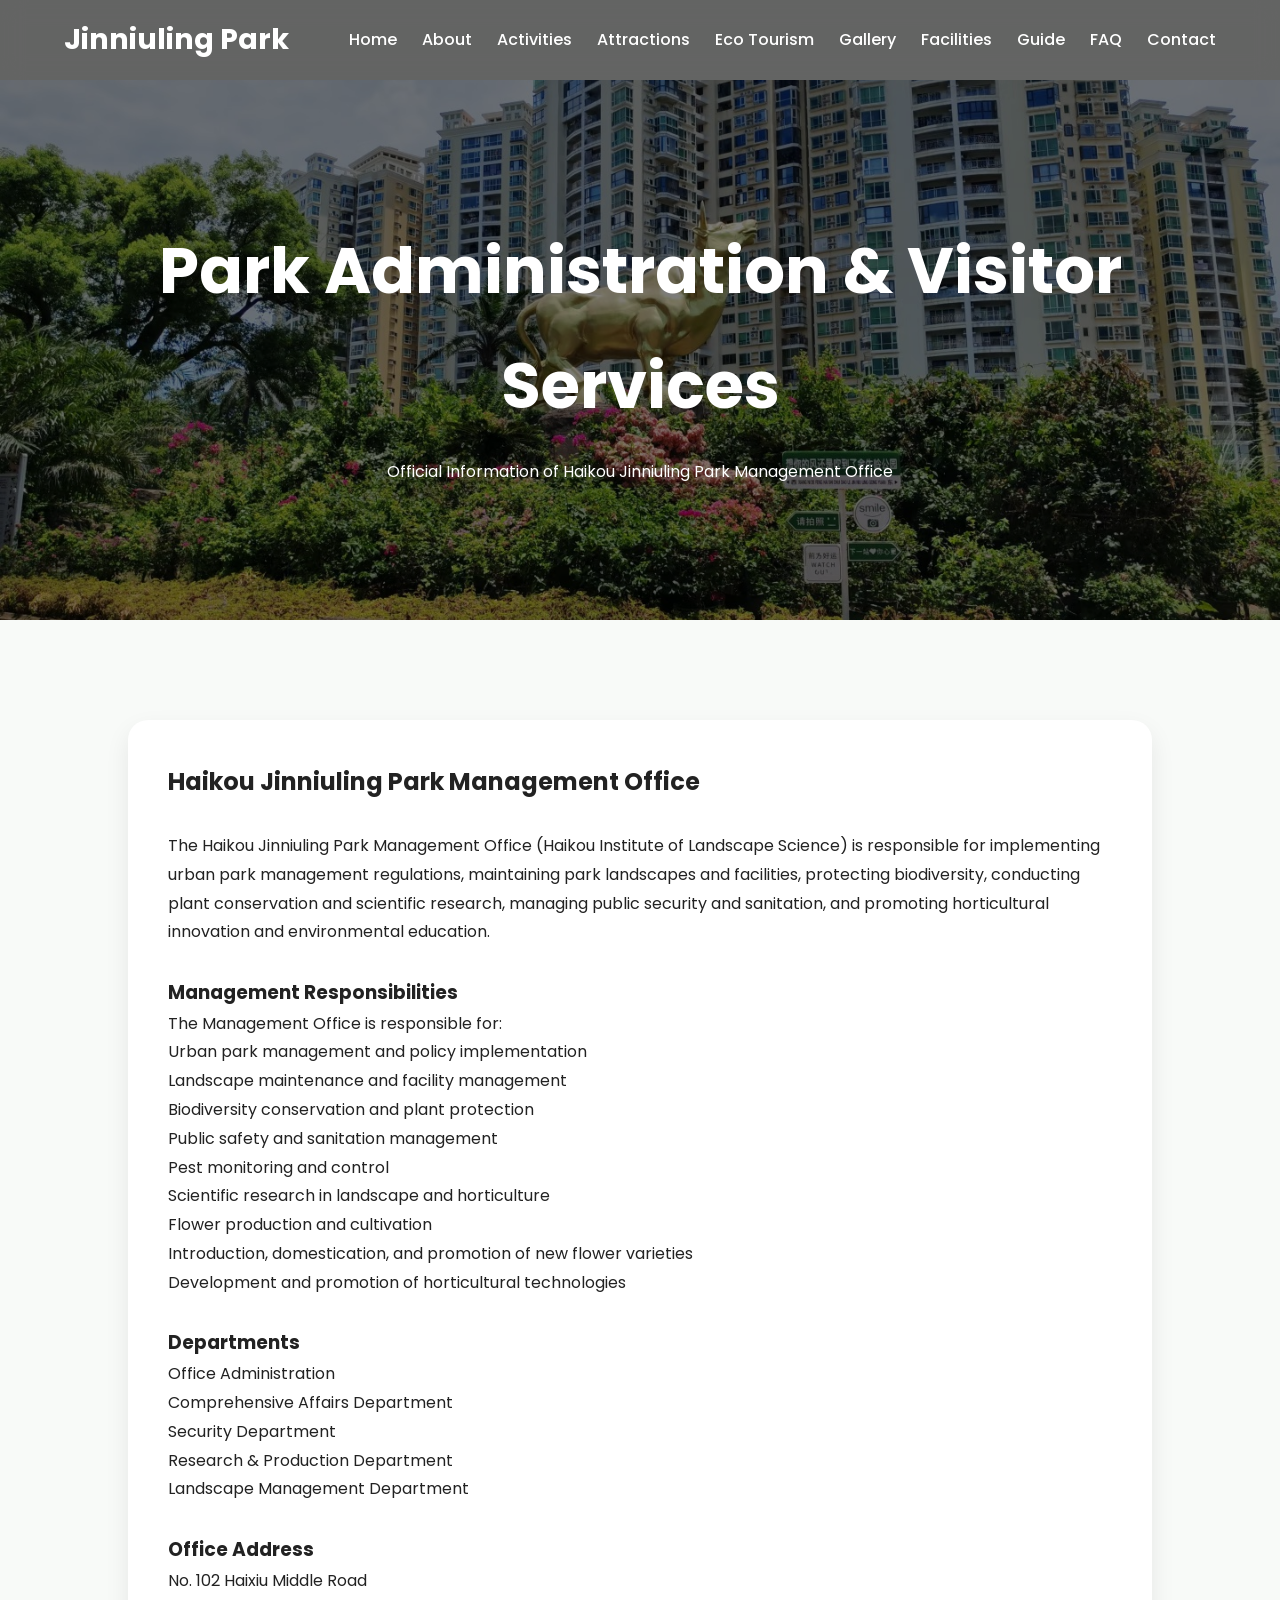
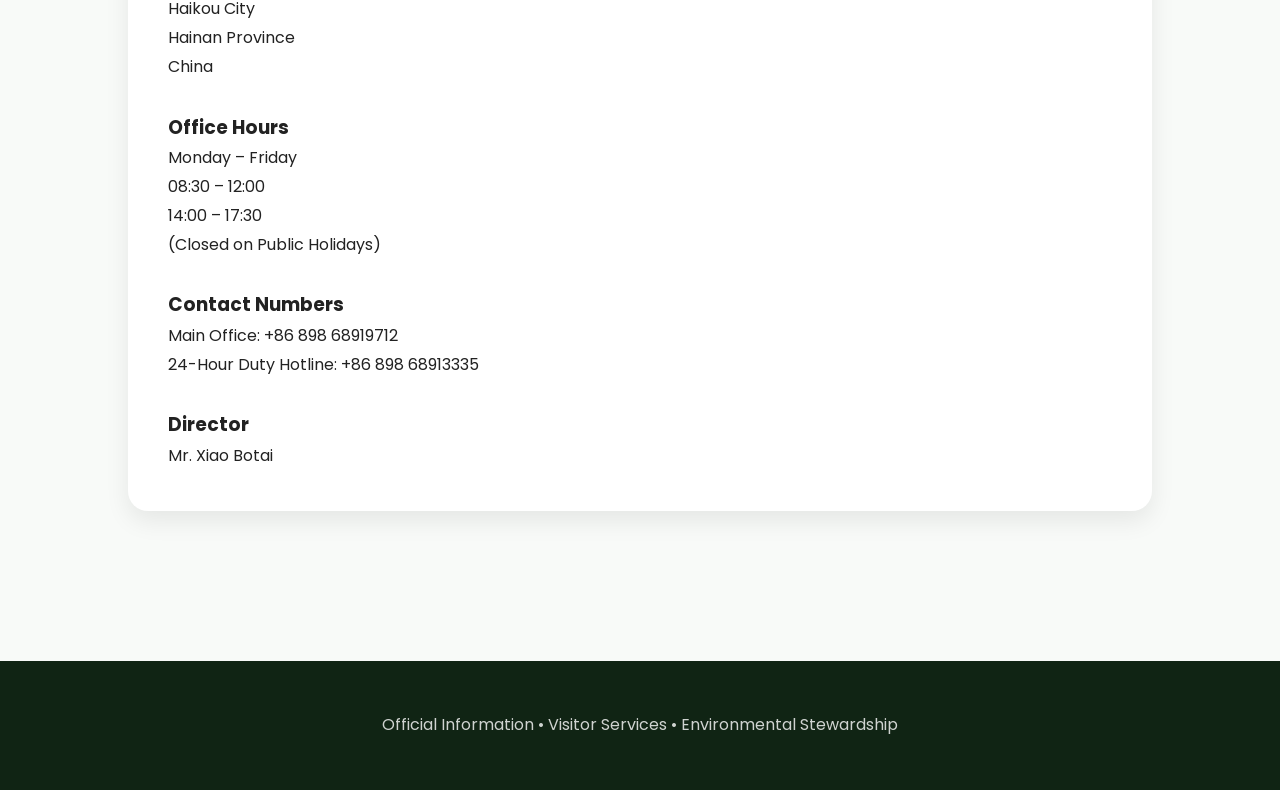
<file: contact.html>
<!DOCTYPE html>
<html lang="en">

<head>

<meta charset="UTF-8">
<meta name="viewport" content="width=device-width, initial-scale=1.0">

<title>Park Administration & Visitor Services</title>

<link rel="stylesheet" href="css/style.css">

</head>

<body>

<header>

<nav class="navbar">

<div class="logo">Jinniuling Park</div>

<div class="menu-btn">☰</div>

<ul class="nav-links">

<li><a href="index.html">Home</a></li>
<li><a href="about.html">About</a></li>
<li><a href="activities.html">Activities</a></li>
<li><a href="attractions.html">Attractions</a></li>
<li><a href="ecotourism.html">Eco Tourism</a></li>
<li><a href="gallery.html">Gallery</a></li>
<li><a href="facilities.html">Facilities</a></li>
<li><a href="visitor-guide.html">Guide</a></li>
<li><a href="faq.html">FAQ</a></li>
<li><a href="contact.html">Contact</a></li>

</ul>

</nav>

</header>

<section class="page-banner">

<img src="assets/images/contact-banner.jpg">

<div class="page-banner-content">

<h1>Park Administration & Visitor Services</h1>

<p>
Official Information of Haikou Jinniuling Park Management Office
</p>

</div>

</section>

<section class="section reveal">

<div class="guide-box">

<h2>Haikou Jinniuling Park Management Office</h2>

<br>

<p>
The Haikou Jinniuling Park Management Office (Haikou Institute of Landscape Science) is responsible for implementing urban park management regulations, maintaining park landscapes and facilities, protecting biodiversity, conducting plant conservation and scientific research, managing public security and sanitation, and promoting horticultural innovation and environmental education.
</p>

<br>

<h3>Management Responsibilities</h3>

<p>
The Management Office is responsible for:
</p>

<ul>

<li>Urban park management and policy implementation</li>

<li>Landscape maintenance and facility management</li>

<li>Biodiversity conservation and plant protection</li>

<li>Public safety and sanitation management</li>

<li>Pest monitoring and control</li>

<li>Scientific research in landscape and horticulture</li>

<li>Flower production and cultivation</li>

<li>Introduction, domestication, and promotion of new flower varieties</li>

<li>Development and promotion of horticultural technologies</li>

</ul>

<br>

<h3>Departments</h3>

<ul>

<li>Office Administration</li>

<li>Comprehensive Affairs Department</li>

<li>Security Department</li>

<li>Research & Production Department</li>

<li>Landscape Management Department</li>

</ul>

<br>

<h3>Office Address</h3>

<p>
No. 102 Haixiu Middle Road<br>
Haikou City<br>
Hainan Province<br>
China
</p>

<br>

<h3>Office Hours</h3>

<p>
Monday – Friday
</p>

<p>
08:30 – 12:00
</p>

<p>
14:00 – 17:30
</p>

<p>
(Closed on Public Holidays)
</p>

<br>

<h3>Contact Numbers</h3>

<p>
Main Office: +86 898 68919712
</p>

<p>
24-Hour Duty Hotline: +86 898 68913335
</p>

<br>

<h3>Director</h3>

<p>
Mr. Xiao Botai
</p>

</div>

</section>

<footer>

<p>
Official Information • Visitor Services • Environmental Stewardship
</p>

</footer>

<script src="js/script.js"></script>

</body>

</html>
</file>
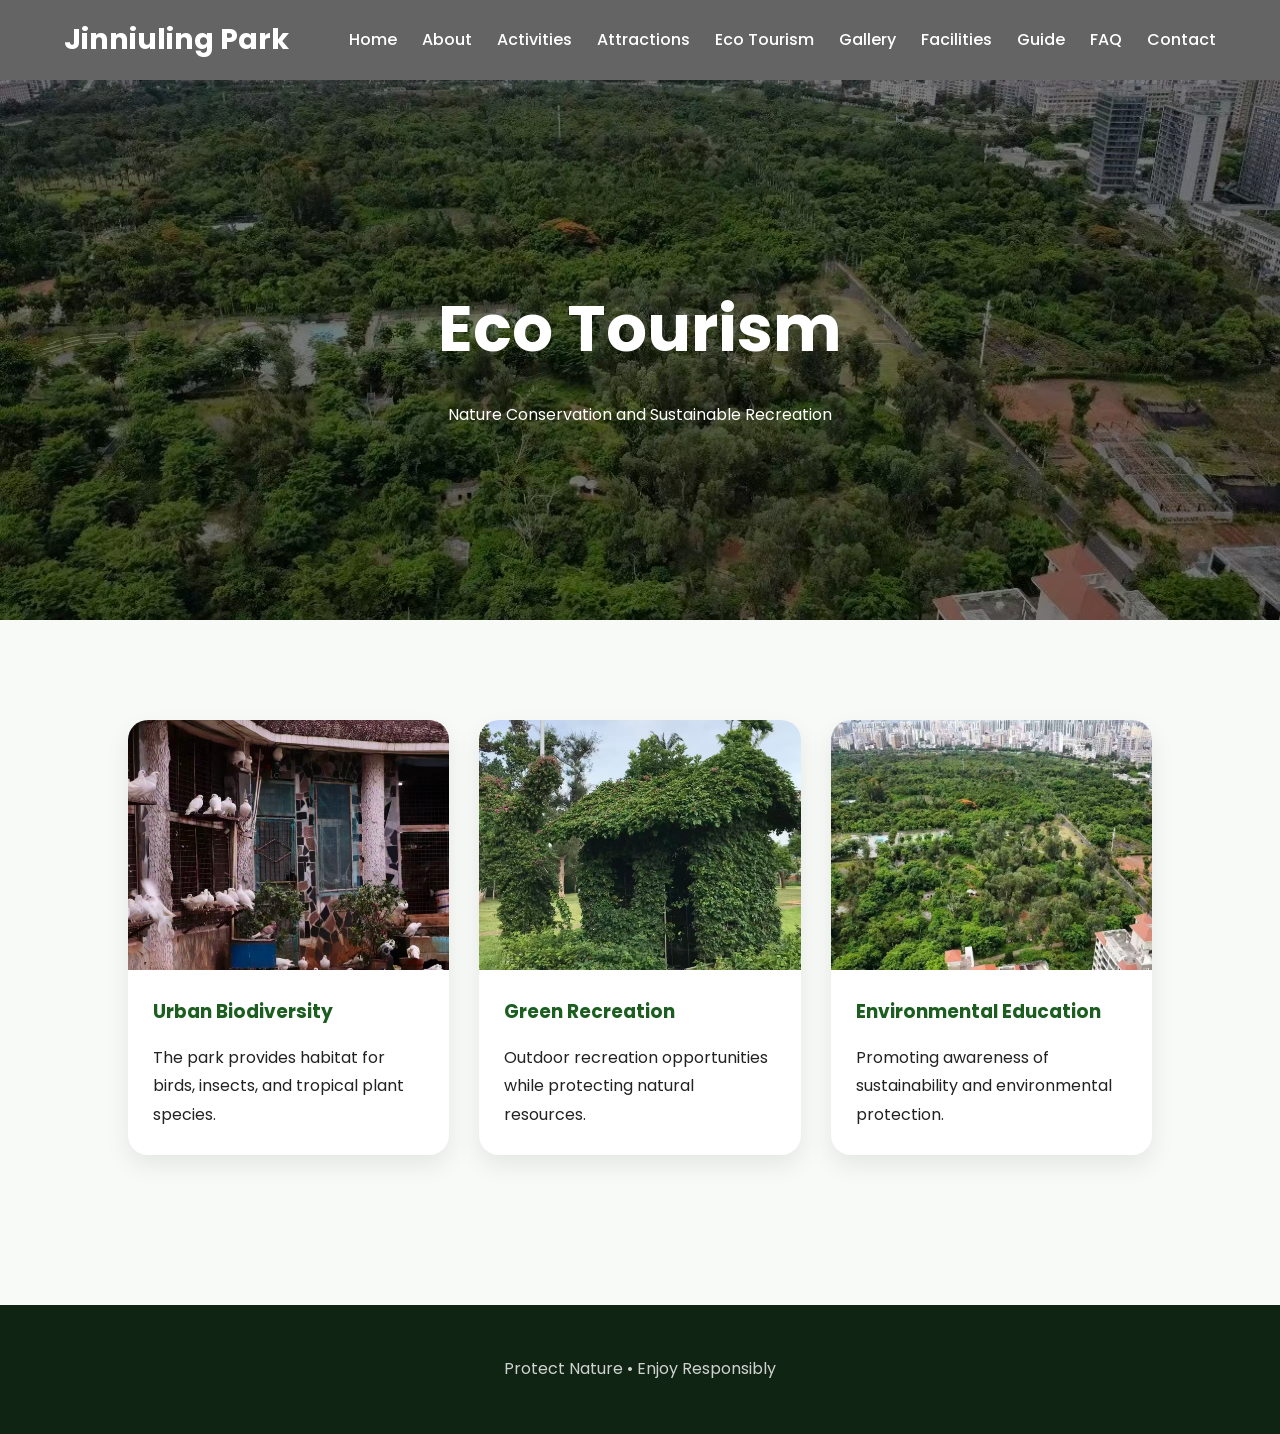
<file: ecotourism.html>
<!DOCTYPE html>
<html lang="en">

<head>
<meta charset="UTF-8">
<meta name="viewport" content="width=device-width, initial-scale=1.0">
<title>Eco Tourism</title>
<link rel="stylesheet" href="css/style.css">
</head>

<body>

<header>

<nav class="navbar">

<div class="logo">Jinniuling Park</div>

<div class="menu-btn">☰</div>

<ul class="nav-links">

<li><a href="index.html">Home</a></li>
<li><a href="about.html">About</a></li>
<li><a href="activities.html">Activities</a></li>
<li><a href="attractions.html">Attractions</a></li>
<li><a href="ecotourism.html">Eco Tourism</a></li>
<li><a href="gallery.html">Gallery</a></li>
<li><a href="facilities.html">Facilities</a></li>
<li><a href="visitor-guide.html">Guide</a></li>
<li><a href="faq.html">FAQ</a></li>
<li><a href="contact.html">Contact</a></li>

</ul>

</nav>

</header>

<section class="page-banner">

<img src="assets/images/ecotourism-banner.jpg">

<div class="page-banner-content">

<h1>Eco Tourism</h1>

<p>
Nature Conservation and Sustainable Recreation
</p>

</div>

</section>

<section class="section reveal">

<div class="card-grid">

<div class="card">
<img src="assets/images/eco-biodiversity.jpg">
<div class="card-content">
<h3>Urban Biodiversity</h3>
<p>The park provides habitat for birds, insects, and tropical plant species.</p>
</div>
</div>

<div class="card">
<img src="assets/images/eco-green.jpg">
<div class="card-content">
<h3>Green Recreation</h3>
<p>Outdoor recreation opportunities while protecting natural resources.</p>
</div>
</div>

<div class="card">
<img src="assets/images/eco-education.jpg">
<div class="card-content">
<h3>Environmental Education</h3>
<p>Promoting awareness of sustainability and environmental protection.</p>
</div>
</div>

</div>

</section>

<footer>

<p>
Protect Nature • Enjoy Responsibly
</p>

</footer>

<script src="js/script.js"></script>

</body>

</html>
</file>
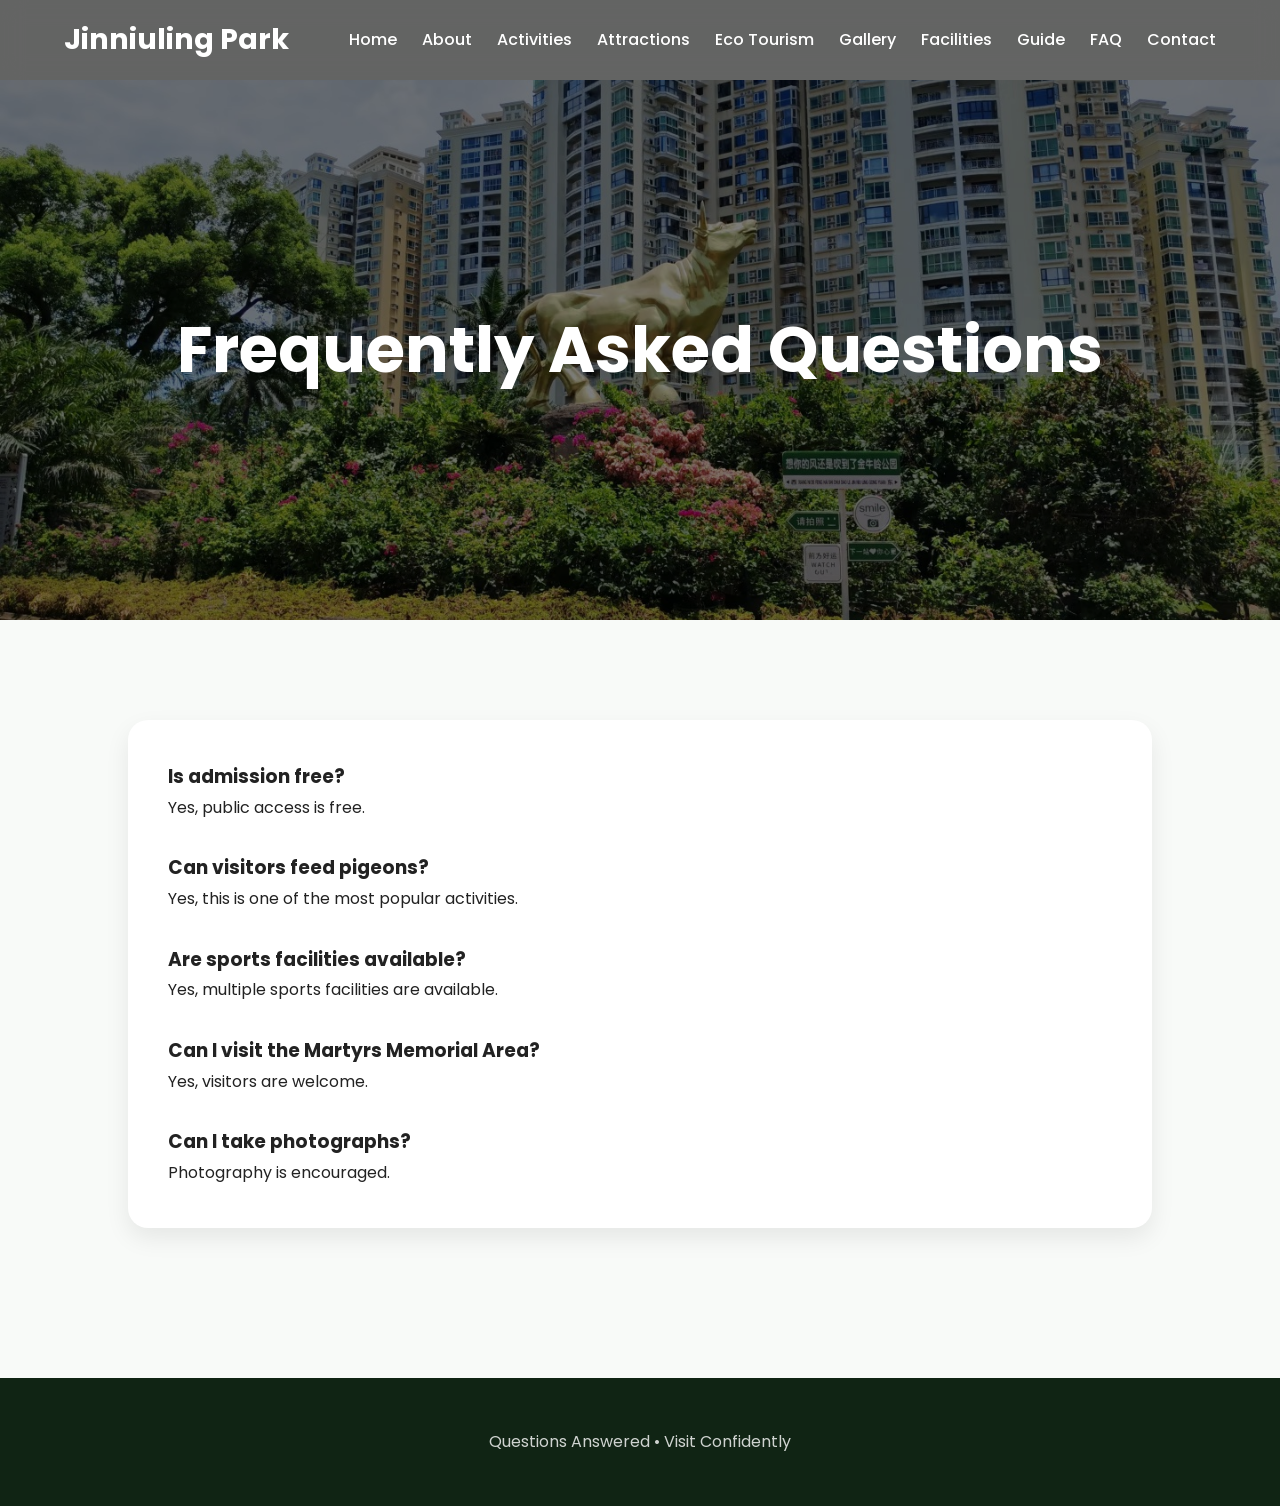
<file: faq.html>
<!DOCTYPE html>
<html lang="en">

<head>

<meta charset="UTF-8">
<meta name="viewport" content="width=device-width, initial-scale=1.0">

<title>FAQ</title>

<link rel="stylesheet" href="css/style.css">

</head>

<body>

<header>

<nav class="navbar">

<div class="logo">Jinniuling Park</div>

<div class="menu-btn">☰</div>

<ul class="nav-links">

<li><a href="index.html">Home</a></li>
<li><a href="about.html">About</a></li>
<li><a href="activities.html">Activities</a></li>
<li><a href="attractions.html">Attractions</a></li>
<li><a href="ecotourism.html">Eco Tourism</a></li>
<li><a href="gallery.html">Gallery</a></li>
<li><a href="facilities.html">Facilities</a></li>
<li><a href="visitor-guide.html">Guide</a></li>
<li><a href="faq.html">FAQ</a></li>
<li><a href="contact.html">Contact</a></li>

</ul>

</nav>

</header>

<section class="page-banner">

<img src="assets/images/faq-banner.jpg">

<div class="page-banner-content">

<h1>Frequently Asked Questions</h1>

</div>

</section>

<section class="section reveal">

<div class="guide-box">

<h3>Is admission free?</h3>
<p>Yes, public access is free.</p>

<br>

<h3>Can visitors feed pigeons?</h3>
<p>Yes, this is one of the most popular activities.</p>

<br>

<h3>Are sports facilities available?</h3>
<p>Yes, multiple sports facilities are available.</p>

<br>

<h3>Can I visit the Martyrs Memorial Area?</h3>
<p>Yes, visitors are welcome.</p>

<br>

<h3>Can I take photographs?</h3>
<p>Photography is encouraged.</p>

</div>

</section>

<footer>

<p>
Questions Answered • Visit Confidently
</p>

</footer>

<script src="js/script.js"></script>

</body>

</html>
</file>
<file: css/style.css>
@import url('https://fonts.googleapis.com/css2?family=Poppins:wght@300;400;500;600;700;800&display=swap');

*{
margin:0;
padding:0;
box-sizing:border-box;
}

html{
scroll-behavior:smooth;
}

body{
font-family:'Poppins',sans-serif;
background:#f8faf8;
color:#222;
overflow-x:hidden;
line-height:1.8;
}

img{
width:100%;
display:block;
}

a{
text-decoration:none;
}

ul{
list-style:none;
}

/* ==========================
NAVIGATION
========================== */

header{
position:fixed;
top:0;
left:0;
width:100%;
z-index:9999;
background:rgba(0,0,0,.6);
backdrop-filter:blur(12px);
}

.navbar{
width:90%;
height:80px;
margin:auto;
display:flex;
justify-content:space-between;
align-items:center;
}

.logo{
font-size:1.8rem;
font-weight:700;
color:white;
}

.nav-links{
display:flex;
gap:25px;
}

.nav-links a{
color:white;
font-weight:500;
transition:.3s;
}

.nav-links a:hover{
color:#9be15d;
}

.menu-btn{
display:none;
font-size:2rem;
color:white;
cursor:pointer;
}

/* ==========================
VIDEO HERO
========================== */

.hero{
height:100vh;
position:relative;
overflow:hidden;
}

.hero video{
width:100%;
height:100%;
object-fit:cover;
}

.hero::after{
content:"";
position:absolute;
top:0;
left:0;
width:100%;
height:100%;
background:rgba(0,0,0,.45);
}

.hero-content{
position:absolute;
top:50%;
left:50%;
transform:translate(-50%,-50%);
text-align:center;
color:white;
z-index:10;
width:90%;
}

.hero-content h1{
font-size:5rem;
font-weight:800;
margin-bottom:20px;
}

.hero-content p{
font-size:1.2rem;
margin-bottom:30px;
}

.btn{
display:inline-block;
padding:15px 35px;
background:#2e7d32;
color:white;
border-radius:50px;
font-weight:600;
transition:.3s;
}

.btn:hover{
background:#1b5e20;
transform:translateY(-4px);
}

/* ==========================
PAGE BANNER
========================== */

.page-banner{
height:60vh;
position:relative;
margin-top:80px;
overflow:hidden;
}

.page-banner img{
height:100%;
object-fit:cover;
filter:brightness(50%);
}

.page-banner-content{
position:absolute;
top:50%;
left:50%;
transform:translate(-50%,-50%);
text-align:center;
color:white;
width:90%;
}

.page-banner-content h1{
font-size:4rem;
font-weight:700;
}

.page-banner-content p{
margin-top:15px;
}

/* ==========================
SECTIONS
========================== */

.section{
padding:100px 10%;
}

.section-title{
text-align:center;
margin-bottom:60px;
}

.section-title h2{
font-size:3rem;
color:#1b5e20;
margin-bottom:15px;
}

.section-title p{
color:#666;
}

/* ==========================
CARD SYSTEM
========================== */

.card-grid{
display:grid;
grid-template-columns:repeat(auto-fit,minmax(300px,1fr));
gap:30px;
}

.card{
background:white;
border-radius:20px;
overflow:hidden;
box-shadow:0 10px 25px rgba(0,0,0,.08);
transition:.4s;
}

.card:hover{
transform:translateY(-10px);
}

.card img{
height:250px;
object-fit:cover;
}

.card-content{
padding:25px;
}

.card-content h3{
margin-bottom:15px;
color:#1b5e20;
}

.card-content h2{
font-size:3rem;
color:#2e7d32;
}

/* ==========================
TWO COLUMN
========================== */

.two-column{
display:grid;
grid-template-columns:1fr 1fr;
gap:60px;
align-items:center;
}

.two-column img{
border-radius:20px;
}

/* ==========================
GALLERY
========================== */

.gallery-grid{
columns:4;
column-gap:15px;
}

.gallery-grid img{
margin-bottom:15px;
border-radius:15px;
cursor:pointer;
transition:.3s;
}

.gallery-grid img:hover{
transform:scale(1.03);
}

/* ==========================
LIGHTBOX
========================== */

#lightbox{
display:none;
position:fixed;
top:0;
left:0;
width:100%;
height:100%;
background:rgba(0,0,0,.95);
justify-content:center;
align-items:center;
z-index:99999;
}

#lightbox img{
max-width:90%;
max-height:90%;
}

/* ==========================
GUIDE BOX
========================== */

.guide-box{
background:white;
padding:40px;
border-radius:20px;
box-shadow:0 10px 25px rgba(0,0,0,.08);
}

/* ==========================
REVEAL ANIMATION
========================== */

.reveal{
opacity:0;
transform:translateY(50px);
transition:1s;
}

.reveal.active{
opacity:1;
transform:translateY(0);
}

/* ==========================
FOOTER
========================== */

footer{
background:#102414;
color:white;
text-align:center;
padding:50px;
margin-top:50px;
}

footer p{
opacity:.8;
}

/* ==========================
MOBILE
========================== */

@media(max-width:900px){

.menu-btn{
display:block;
}

.nav-links{
position:absolute;
top:80px;
left:0;
width:100%;
background:#102414;
padding:30px;
display:none;
flex-direction:column;
gap:20px;
}

.nav-links.active{
display:flex;
}

.hero-content h1{
font-size:2.5rem;
}

.page-banner{
height:40vh;
}

.page-banner-content h1{
font-size:2rem;
}

.two-column{
grid-template-columns:1fr;
}

.gallery-grid{
columns:2;
}

}
</file>
